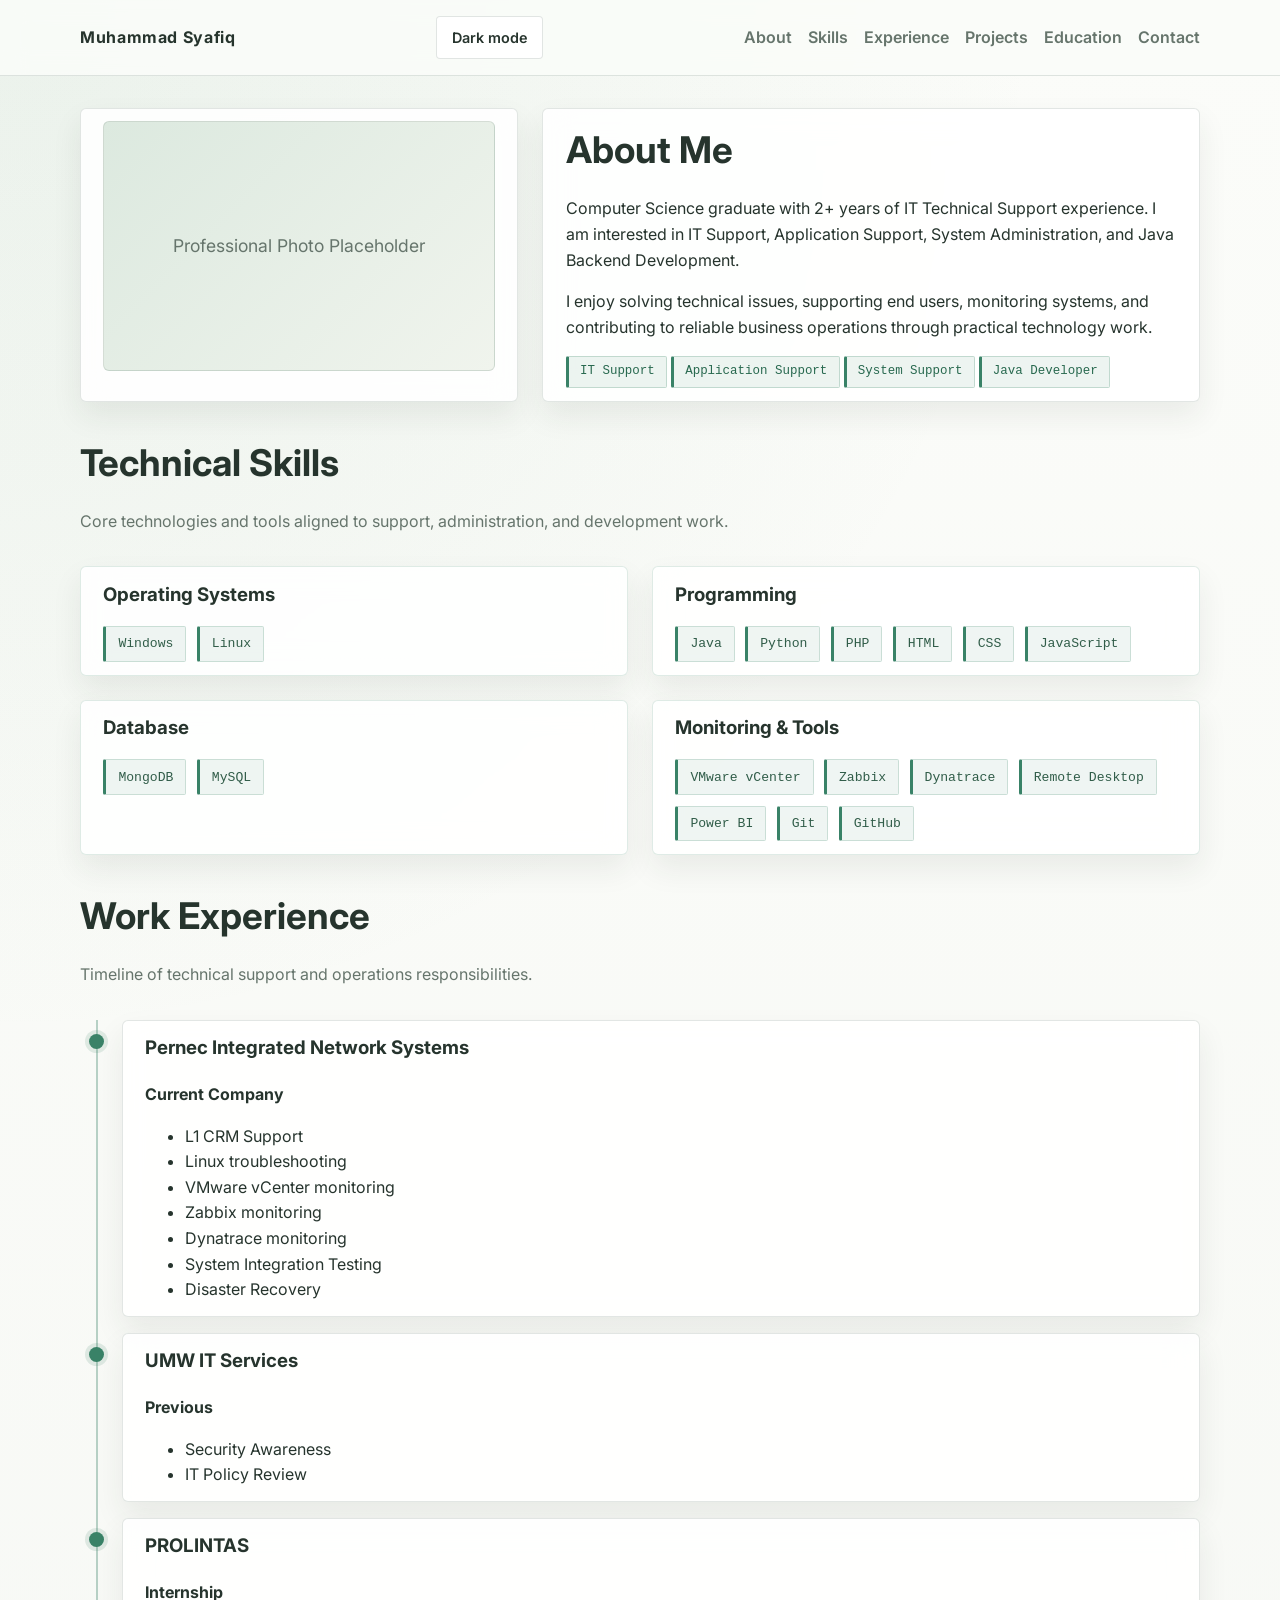
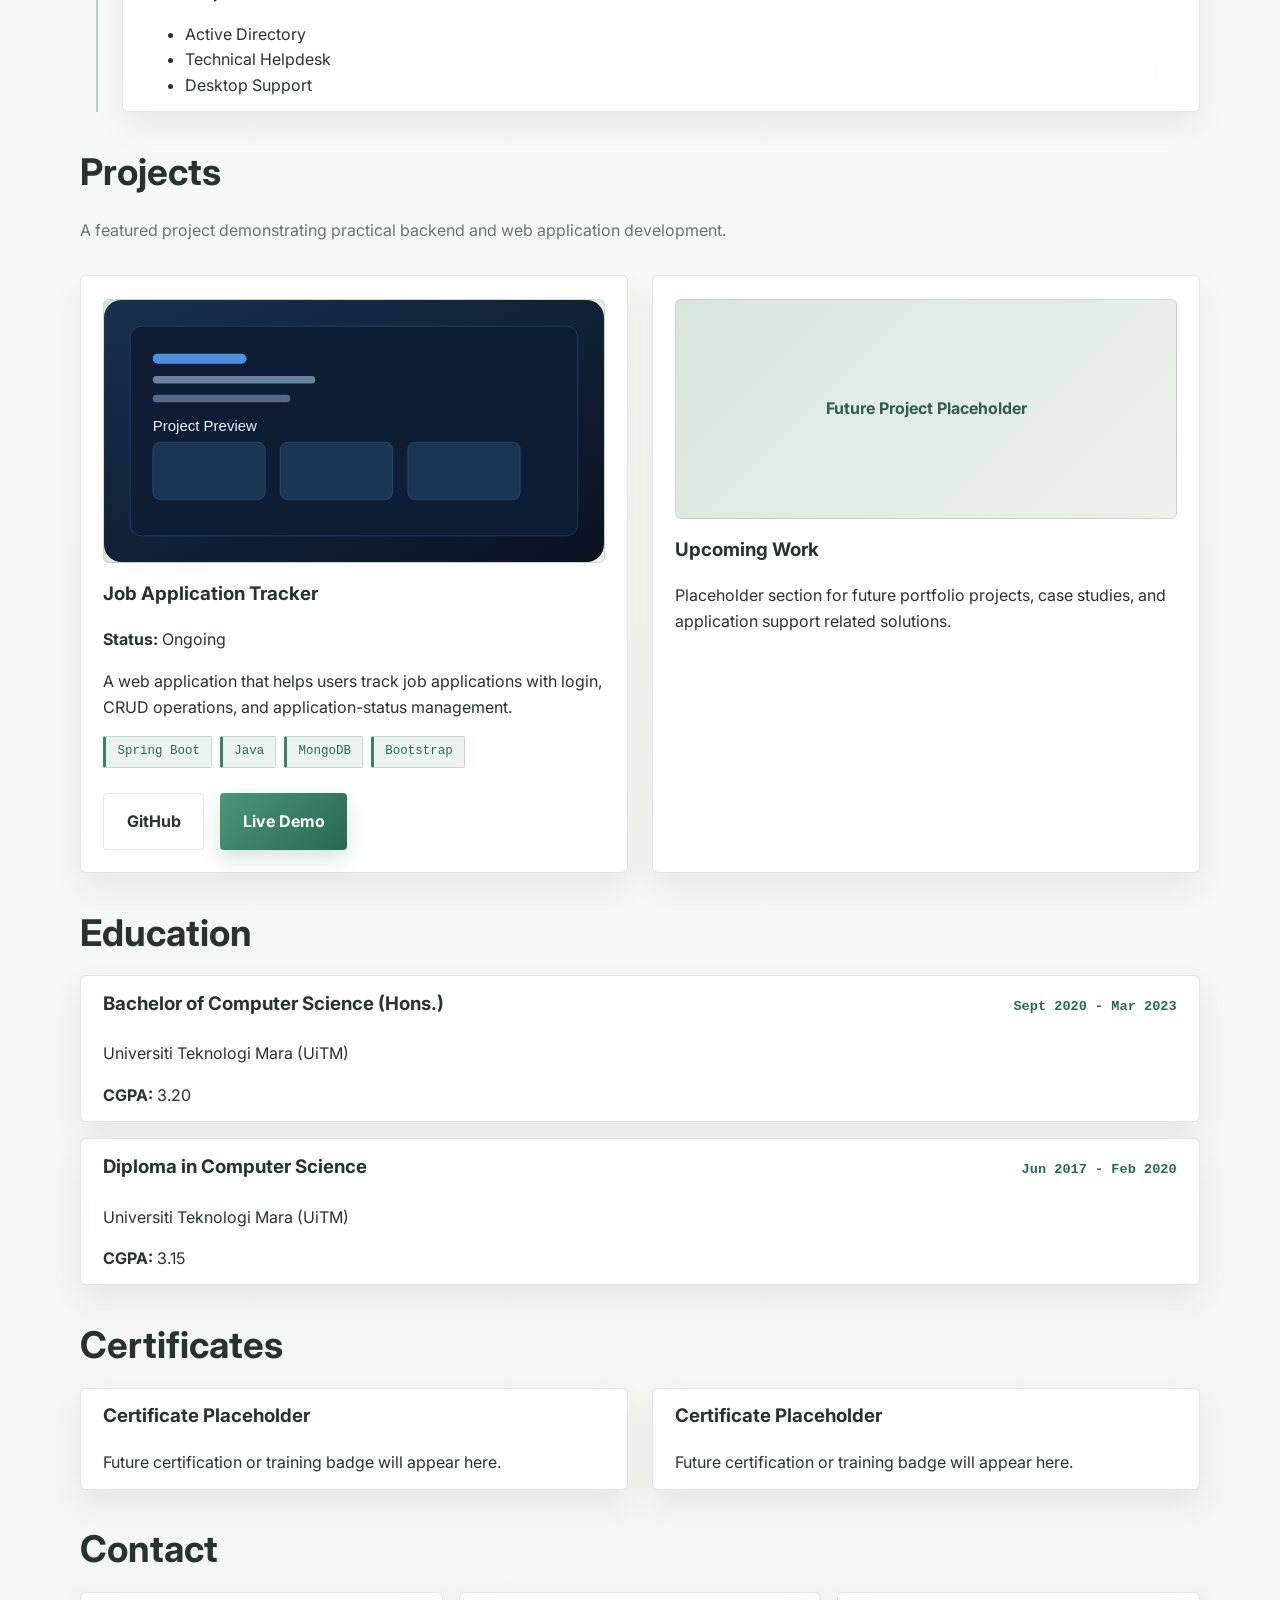
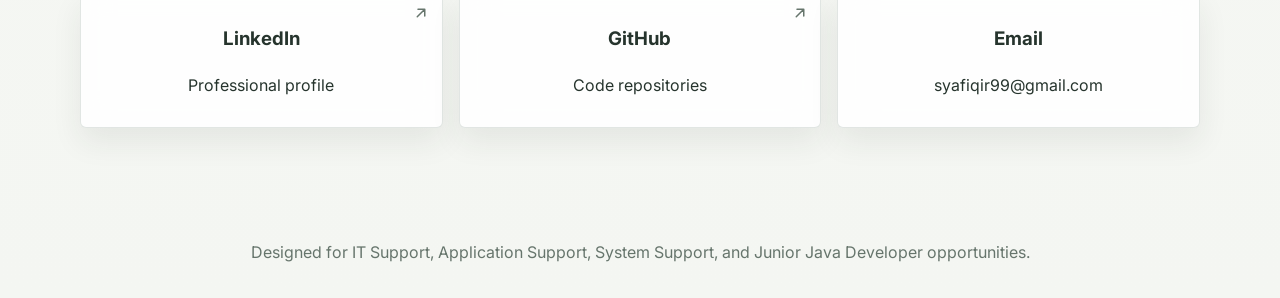
<file: index.html>
<!DOCTYPE html>
<html lang="en">
<head>
    <meta charset="UTF-8">
    <meta name="viewport" content="width=device-width, initial-scale=1.0">
    <meta http-equiv="refresh" content="0; url=myportfolio.html">
    <meta name="description" content="Muhammad Syafiq's IT support and software development portfolio.">
    <title>Muhammad Syafiq | Portfolio</title>
    <link rel="canonical" href="myportfolio.html">
    <script>
        window.location.replace("myportfolio.html");
    </script>
</head>
<body>
    <p>Opening the portfolio… <a href="myportfolio.html">Continue to Muhammad Syafiq's portfolio</a>.</p>
</body>
</html>
</file>
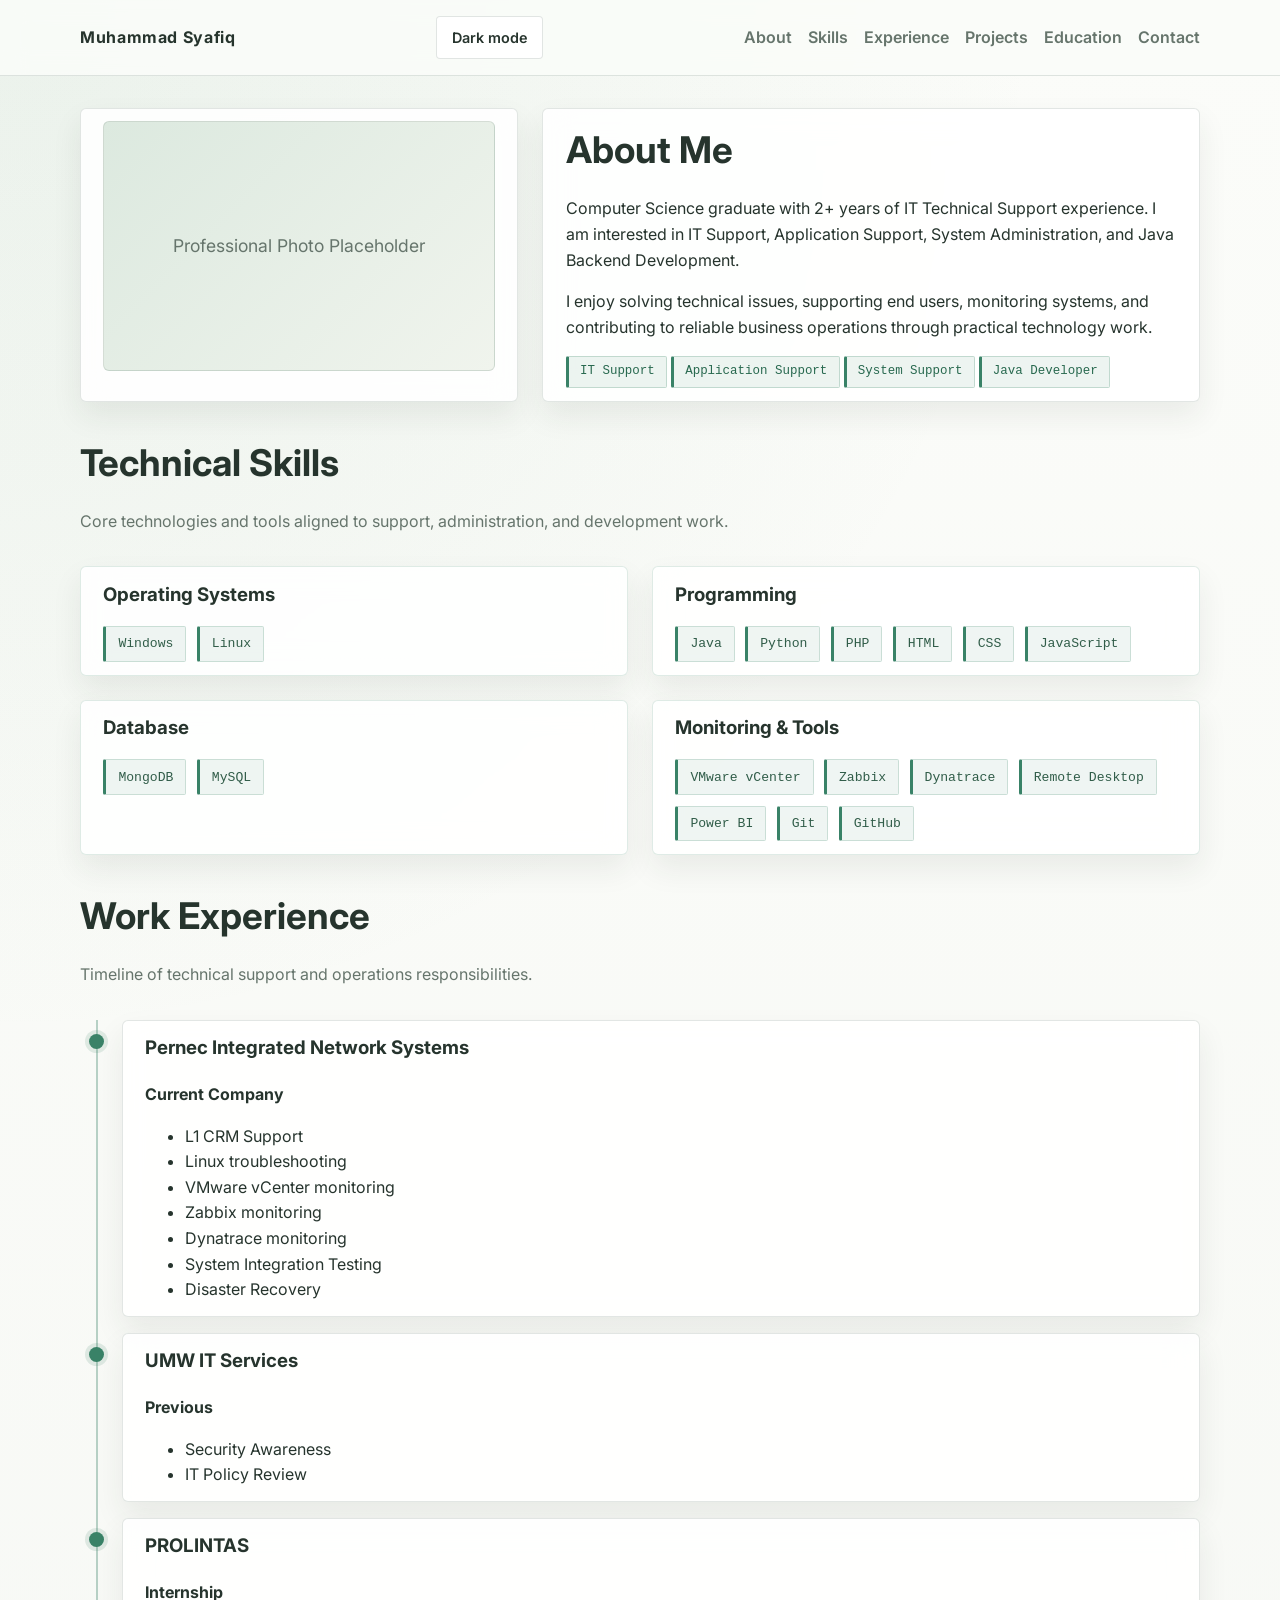
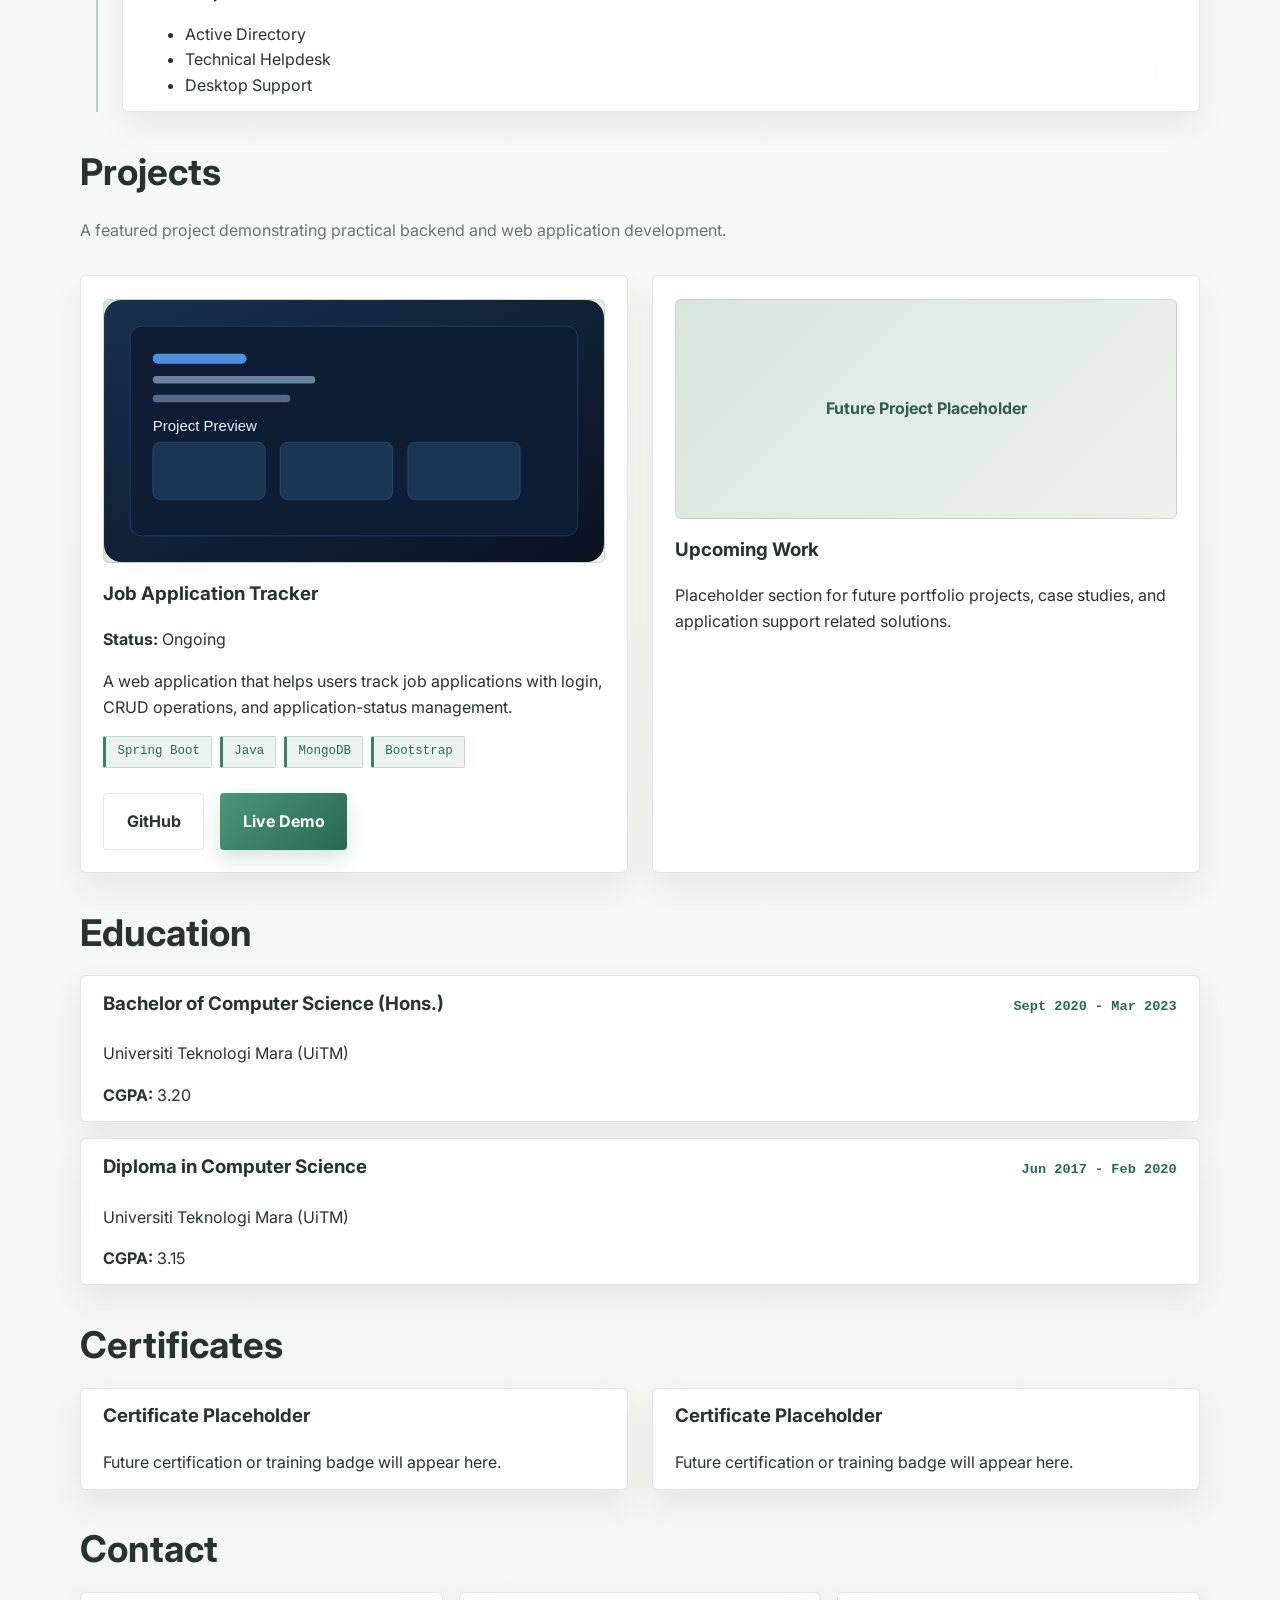
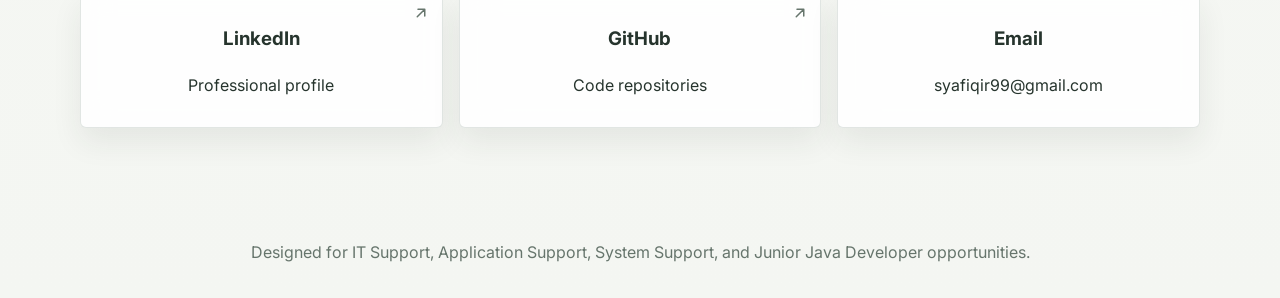
<file: myportfolio.html>
<!DOCTYPE html>
<html lang="en">
<head>
    <meta charset="UTF-8">
    <meta name="viewport" content="width=device-width, initial-scale=1.0">
    <meta name="description" content="Interactive portfolio CV for Muhammad Syafiq focused on IT support, system support, application support, and Java development.">
    <title>Muhammad Syafiq | Interactive CV</title>
    <link rel="preconnect" href="https://fonts.googleapis.com">
    <link rel="preconnect" href="https://fonts.gstatic.com" crossorigin>
    <link href="https://fonts.googleapis.com/css2?family=Inter:wght@400;500;600;700&display=swap" rel="stylesheet">
    <link rel="stylesheet" href="assets/css/style.css">
</head>
<body>
    <header class="site-header">
        <div class="container navbar">
            <a class="brand" href="myportfolio.html">Muhammad Syafiq</a>
            <button class="menu-toggle" aria-label="Toggle navigation">Menu</button>
            <button class="theme-toggle" type="button" aria-pressed="false">Dark mode</button>
            <ul class="nav-links">
                <li><a href="#about">About</a></li>
                <li><a href="#skills">Skills</a></li>
                <li><a href="#experience">Experience</a></li>
                <li><a href="#projects">Projects</a></li>
                <li><a href="#education">Education</a></li>
                <li><a href="#contact">Contact</a></li>
            </ul>
        </div>
    </header>

    <main class="page-layout">
        <section class="container">
            <div class="profile-intro">
                <article class="glass-card profile-card reveal">
                    <div class="profile-placeholder">Professional Photo Placeholder</div>
                </article>

                <article class="glass-card info-card reveal" id="about">
                    <h2 class="section-title">About Me</h2>
                    <p>
                        Computer Science graduate with 2+ years of IT Technical Support experience. I am interested in
                        IT Support, Application Support, System Administration, and Java Backend Development.
                    </p>
                    <p>
                        I enjoy solving technical issues, supporting end users, monitoring systems, and contributing to
                        reliable business operations through practical technology work.
                    </p>
                    <div class="badge-row">
                        <span class="badge">IT Support</span>
                        <span class="badge">Application Support</span>
                        <span class="badge">System Support</span>
                        <span class="badge">Java Developer</span>
                    </div>
                </article>
            </div>
        </section>

        <section id="skills" class="container reveal">
            <h2 class="section-title">Technical Skills</h2>
            <p class="section-subtitle">Core technologies and tools aligned to support, administration, and development work.</p>
            <div class="skills-grid">
                <article class="glass-card skill-card">
                    <h3>Operating Systems</h3>
                    <div class="skill-chip-list">
                        <span class="skill-chip">Windows</span>
                        <span class="skill-chip">Linux</span>
                    </div>
                </article>

                <article class="glass-card skill-card">
                    <h3>Programming</h3>
                    <div class="skill-chip-list">
                        <span class="skill-chip">Java</span>
                        <span class="skill-chip">Python</span>
                        <span class="skill-chip">PHP</span>
                        <span class="skill-chip">HTML</span>
                        <span class="skill-chip">CSS</span>
                        <span class="skill-chip">JavaScript</span>
                    </div>
                </article>

                <article class="glass-card skill-card">
                    <h3>Database</h3>
                    <div class="skill-chip-list">
                        <span class="skill-chip">MongoDB</span>
                        <span class="skill-chip">MySQL</span>
                    </div>
                </article>

                <article class="glass-card skill-card">
                    <h3>Monitoring & Tools</h3>
                    <div class="skill-chip-list">
                        <span class="skill-chip">VMware vCenter</span>
                        <span class="skill-chip">Zabbix</span>
                        <span class="skill-chip">Dynatrace</span>
                        <span class="skill-chip">Remote Desktop</span>
                        <span class="skill-chip">Power BI</span>
                        <span class="skill-chip">Git</span>
                        <span class="skill-chip">GitHub</span>
                    </div>
                </article>
            </div>
        </section>

        <section id="experience" class="container reveal">
            <h2 class="section-title">Work Experience</h2>
            <p class="section-subtitle">Timeline of technical support and operations responsibilities.</p>
            <div class="timeline">
                <article class="timeline-item">
                    <div class="glass-card timeline-card">
                        <h3>Pernec Integrated Network Systems</h3>
                        <p><strong>Current Company</strong></p>
                        <ul>
                            <li>L1 CRM Support</li>
                            <li>Linux troubleshooting</li>
                            <li>VMware vCenter monitoring</li>
                            <li>Zabbix monitoring</li>
                            <li>Dynatrace monitoring</li>
                            <li>System Integration Testing</li>
                            <li>Disaster Recovery</li>
                        </ul>
                    </div>
                </article>

                <article class="timeline-item">
                    <div class="glass-card timeline-card">
                        <h3>UMW IT Services</h3>
                        <p><strong>Previous</strong></p>
                        <ul>
                            <li>Security Awareness</li>
                            <li>IT Policy Review</li>
                        </ul>
                    </div>
                </article>

                <article class="timeline-item">
                    <div class="glass-card timeline-card">
                        <h3>PROLINTAS</h3>
                        <p><strong>Internship</strong></p>
                        <ul>
                            <li>Active Directory</li>
                            <li>Technical Helpdesk</li>
                            <li>Desktop Support</li>
                        </ul>
                    </div>
                </article>
            </div>
        </section>

        <section id="projects" class="container reveal">
            <h2 class="section-title">Projects</h2>
            <p class="section-subtitle">A featured project demonstrating practical backend and web application development.</p>
            <div class="project-grid">
                <article class="glass-card project-card">
                    <div class="project-preview">
                        <img src="assets/images/project-placeholder.svg" alt="Job Application Tracker project preview placeholder" />
                    </div>
                    <h3>Job Application Tracker</h3>
                    <p><strong>Status:</strong> Ongoing</p>
                    <p>
                        A web application that helps users track job applications with login, CRUD operations, and
                        application-status management.
                    </p>
                    <div class="project-tags">
                        <span class="tag">Spring Boot</span>
                        <span class="tag">Java</span>
                        <span class="tag">MongoDB</span>
                        <span class="tag">Bootstrap</span>
                    </div>
                    <div class="cta-row">
                        <a class="btn btn-secondary" href="#">GitHub</a>
                        <a class="btn btn-primary" href="#">Live Demo</a>
                    </div>
                </article>

                <article class="glass-card project-card">
                    <div class="project-preview">Future Project Placeholder</div>
                    <h3>Upcoming Work</h3>
                    <p>
                        Placeholder section for future portfolio projects, case studies, and application support related
                        solutions.
                    </p>
                </article>
            </div>
        </section>

        <section id="education" class="container reveal">
            <h2 class="section-title">Education</h2>
            <div class="education-list">
                <article class="glass-card info-card">
                    <div class="education-head">
                        <h3>Bachelor of Computer Science (Hons.)</h3>
                        <span class="education-date">Sept 2020 - Mar 2023</span>
                    </div>
                    <p>Universiti Teknologi Mara (UiTM)</p>
                    <p><strong>CGPA:</strong> 3.20</p>
                </article>
                <article class="glass-card info-card">
                    <div class="education-head">
                        <h3>Diploma in Computer Science</h3>
                        <span class="education-date">Jun 2017 - Feb 2020</span>
                    </div>
                    <p>Universiti Teknologi Mara (UiTM)</p>
                    <p><strong>CGPA:</strong> 3.15</p>
                </article>
            </div>
        </section>

        <section id="certificates" class="container reveal">
            <h2 class="section-title">Certificates</h2>
            <div class="cert-grid">
                <article class="glass-card cert-card">
                    <h3>Certificate Placeholder</h3>
                    <p>Future certification or training badge will appear here.</p>
                </article>
                <article class="glass-card cert-card">
                    <h3>Certificate Placeholder</h3>
                    <p>Future certification or training badge will appear here.</p>
                </article>
            </div>
        </section>

        <section id="contact" class="container reveal">
            <h2 class="section-title">Contact</h2>
            <div class="contact-grid">
                <a class="glass-card contact-card" href="https://www.linkedin.com/in/muhammad-syafiq-ismail-reduan" target="_blank" rel="noreferrer" aria-label="LinkedIn (opens in a new tab)">
                    <svg class="external-icon" viewBox="0 0 24 24" aria-hidden="true"><path d="M7 17 17 7M8 7h9v9" /></svg>
                    <h3>LinkedIn</h3>
                    <p>Professional profile</p>
                </a>
                <a class="glass-card contact-card" href="https://github.com/Syafiq-learning" target="_blank" rel="noreferrer" aria-label="GitHub (opens in a new tab)">
                    <svg class="external-icon" viewBox="0 0 24 24" aria-hidden="true"><path d="M7 17 17 7M8 7h9v9" /></svg>
                    <h3>GitHub</h3>
                    <p>Code repositories</p>
                </a>
                <a class="glass-card contact-card" href="mailto:syafiqir99@gmail.com">
                    <h3>Email</h3>
                    <p>syafiqir99@gmail.com</p>
                </a>
            </div>
        </section>
    </main>

    <footer class="container footer-note">
        <p>Designed for IT Support, Application Support, System Support, and Junior Java Developer opportunities.</p>
    </footer>

    <script src="assets/js/script.js"></script>
</body>
</html>
</file>
<file: assets/css/style.css>
/* ==============================================================
   Theme and layout foundation
============================================================== */
:root {
    --bg: #f4f6f2;
    --bg-soft: #e9eee8;
    --card: rgba(255, 255, 255, 0.88);
    --card-strong: #ffffff;
    --text: #26342d;
    --muted: #66756c;
    --primary: #398267;
    --primary-strong: #28694f;
    --border: rgba(51, 81, 65, 0.14);
    --shadow: 0 14px 30px rgba(34, 54, 42, 0.08);
    --radius: 6px;
}

* {
    box-sizing: border-box;
}

html {
    scroll-behavior: smooth;
}

body {
    margin: 0;
    font-family: "Inter", "Segoe UI", Tahoma, Geneva, Verdana, sans-serif;
    background:
        radial-gradient(circle at top left, rgba(91, 151, 112, 0.1), transparent 28%),
        linear-gradient(180deg, #fbfcf9 0%, var(--bg) 100%);
    color: var(--text);
    line-height: 1.6;
}

img {
    max-width: 100%;
    display: block;
}

a {
    color: inherit;
    text-decoration: none;
}

.container {
    width: min(1120px, calc(100% - 2rem));
    margin: 0 auto;
}

/* ==============================================================
   Shared reusable components
============================================================== */
.glass-card {
    background: var(--card);
    border: 1px solid var(--border);
    border-radius: var(--radius);
    box-shadow: var(--shadow);
    backdrop-filter: blur(14px);
    -webkit-backdrop-filter: blur(14px);
}

.section-title {
    font-size: clamp(1.7rem, 3vw, 2.3rem);
    margin-bottom: 0.8rem;
    color: var(--text);
}

.section-subtitle {
    color: var(--muted);
    margin-bottom: 2rem;
}

/* ==============================================================
   Landing page styling
============================================================== */
.site-header {
    position: sticky;
    top: 0;
    z-index: 50;
    background: rgba(250, 252, 249, 0.9);
    backdrop-filter: blur(12px);
    border-bottom: 1px solid var(--border);
}

.navbar {
    display: flex;
    align-items: center;
    justify-content: space-between;
    gap: 1rem;
    padding: 1rem 0;
}

.brand {
    font-weight: 700;
    letter-spacing: 0.04em;
}

.nav-links {
    display: flex;
    gap: 1rem;
    list-style: none;
    margin: 0;
    padding: 0;
}

.nav-links a {
    color: var(--muted);
    font-weight: 600;
    transition: color 0.2s ease;
}

.nav-links a:hover,
.nav-links a:focus-visible {
    color: var(--primary);
}

.menu-toggle {
    display: none;
    background: transparent;
    border: 1px solid var(--border);
    color: var(--text);
    border-radius: 4px;
    padding: 0.45rem 0.7rem;
}

.theme-toggle {
    flex-shrink: 0;
    border: 1px solid var(--border);
    border-radius: 4px;
    padding: 0.55rem 0.9rem;
    background: var(--card);
    color: var(--text);
    font: inherit;
    font-size: 0.9rem;
    font-weight: 600;
    cursor: pointer;
}

.theme-toggle:hover,
.theme-toggle:focus-visible {
    border-color: var(--primary);
    outline: none;
}

.hero {
    position: relative;
    overflow: hidden;
    padding: 5rem 0 4rem;
}

.hero-grid {
    display: grid;
    grid-template-columns: 1.2fr 0.8fr;
    gap: 2rem;
    align-items: center;
}

.hero-copy h1 {
    font-size: clamp(2.4rem, 6vw, 4.1rem);
    line-height: 1.05;
    margin: 0 0 1rem;
}

.hero-copy p {
    color: var(--muted);
    max-width: 700px;
    font-size: 1.08rem;
}

.cta-row {
    display: flex;
    flex-wrap: wrap;
    gap: 1rem;
    margin-top: 1.6rem;
}

.btn {
    display: inline-flex;
    align-items: center;
    justify-content: center;
    padding: 0.9rem 1.4rem;
    border-radius: 4px;
    font-weight: 700;
    transition: transform 0.2s ease, box-shadow 0.2s ease, background 0.2s ease;
}

.btn-primary {
    background: linear-gradient(135deg, #4b9678, var(--primary-strong));
    color: #ffffff;
    box-shadow: 0 8px 20px rgba(40, 105, 79, 0.18);
}

.btn-secondary {
    border: 1px solid var(--border);
    color: var(--text);
    background: rgba(255, 255, 255, 0.72);
}

.btn:hover,
.btn:focus-visible {
    transform: translateY(-2px);
}

.hero-card {
    padding: 1.4rem;
}

.hero-card .badge-row,
.project-tags,
.cert-badges {
    display: flex;
    flex-wrap: wrap;
    gap: 0.5rem;
}

.badge,
.tag,
.cert-tag {
    display: inline-block;
    border: 1px solid rgba(57, 130, 103, 0.24);
    border-left: 3px solid var(--primary);
    background: rgba(57, 130, 103, 0.09);
    color: #28694f;
    border-radius: 2px;
    padding: 0.3rem 0.7rem;
    font-family: "JetBrains Mono", "Cascadia Code", Consolas, monospace;
    font-size: 0.78rem;
}

.hero-visual {
    height: 330px;
    border-radius: 6px;
    background:
        linear-gradient(160deg, rgba(91, 151, 112, 0.2), rgba(233, 238, 232, 0.72)),
        rgba(255, 255, 255, 0.68);
    border: 1px solid var(--border);
    position: relative;
    overflow: hidden;
}

.hero-visual::before,
.hero-visual::after {
    content: "";
    position: absolute;
    border-radius: 50%;
    background: rgba(57, 130, 103, 0.1);
    animation: float 10s ease-in-out infinite;
}

.hero-visual::before {
    width: 180px;
    height: 180px;
    top: 30px;
    right: 30px;
}

.hero-visual::after {
    width: 120px;
    height: 120px;
    left: 20px;
    bottom: 20px;
    animation-delay: -3s;
}

.contact-list {
    display: flex;
    gap: 0.8rem;
    flex-wrap: wrap;
    margin-top: 1.2rem;
}

.contact-link {
    padding: 0.7rem 1rem;
    border-radius: 4px;
    background: rgba(255, 255, 255, 0.7);
    border: 1px solid var(--border);
    color: var(--text);
}

/* Portfolio page */
.page-layout {
    padding: 2rem 0 4rem;
}

.profile-intro {
    display: grid;
    grid-template-columns: 0.8fr 1.2fr;
    gap: 1.5rem;
    align-items: stretch;
    margin-bottom: 2rem;
}

.profile-card,
.info-card,
.timeline-card,
.cert-card,
.skill-card {
    padding: 0.8rem 1.4rem;
}

.project-card {
    padding: 1.4rem;
}

.profile-card > :last-child,
.info-card > :last-child,
.timeline-card > :last-child,
.cert-card > :last-child,
.skill-card > :last-child {
    margin-bottom: 0;
}

.profile-card {
    min-height: 100%;
}

.profile-placeholder {
    width: 100%;
    min-height: 250px;
    border-radius: 6px;
    background: linear-gradient(135deg, #dce9df, #f0f4ed);
    border: 1px solid var(--border);
    display: grid;
    place-items: center;
    color: var(--muted);
    font-size: 1.1rem;
}

.two-column {
    display: grid;
    grid-template-columns: repeat(2, minmax(0, 1fr));
    gap: 1.5rem;
    margin-bottom: 2rem;
}

.skills-grid {
    display: grid;
    grid-template-columns: repeat(2, minmax(0, 1fr));
    gap: 1.5rem;
    margin-bottom: 2rem;
}

.skill-card {
    border: 1px solid rgba(57, 130, 103, 0.16);
}

.skill-card h3 {
    margin-top: 0;
    margin-bottom: 1rem;
}

.skill-chip-list {
    display: flex;
    flex-wrap: wrap;
    gap: 0.65rem;
}

.skill-chip {
    display: inline-flex;
    align-items: center;
    padding: 0.4rem 0.75rem;
    border-radius: 2px;
    background: rgba(57, 130, 103, 0.08);
    border: 1px solid rgba(57, 130, 103, 0.2);
    border-left: 3px solid var(--primary);
    color: #315d49;
    font-family: "JetBrains Mono", "Cascadia Code", Consolas, monospace;
    font-size: 0.82rem;
    font-weight: 500;
}

.skill-row {
    display: grid;
    gap: 0.4rem;
}

.skill-meta {
    display: flex;
    justify-content: space-between;
    gap: 1rem;
    color: var(--muted);
    font-size: 0.92rem;
}

.plain-list {
    margin: 0;
    padding-left: 1.2rem;
    color: var(--muted);
}

.plain-list li + li {
    margin-top: 0.45rem;
}

.timeline {
    position: relative;
    display: grid;
    gap: 1rem;
}

.timeline::before {
    content: "";
    position: absolute;
    left: 16px;
    top: 0;
    bottom: 0;
    width: 2px;
    background: rgba(57, 130, 103, 0.35);
}

.timeline-item {
    position: relative;
    padding-left: 2.6rem;
}

.timeline-item::before {
    content: "";
    position: absolute;
    left: 9px;
    top: 0.9rem;
    width: 15px;
    height: 15px;
    border-radius: 50%;
    background: var(--primary);
    box-shadow: 0 0 0 4px rgba(57, 130, 103, 0.14);
}

.timeline-card h3,
.project-card h3,
.cert-card h3,
.profile-card h2,
.skill-card h2,
.info-card h2 {
    margin-top: 0;
}

.project-grid,
.cert-grid {
    display: grid;
    grid-template-columns: repeat(2, minmax(0, 1fr));
    gap: 1.5rem;
}

.project-preview {
    min-height: 220px;
    border-radius: 6px;
    background:
        linear-gradient(135deg, #d7e6da, #edf2eb),
        rgba(255, 255, 255, 0.7);
    border: 1px solid var(--border);
    display: grid;
    place-items: center;
    margin-bottom: 1rem;
    color: #315d49;
    font-weight: 700;
}

.project-card:hover,
.cert-card:hover,
.timeline-card:hover,
.skill-card:hover,
.profile-card:hover,
.info-card:hover {
    transform: translateY(-4px);
    transition: transform 0.2s ease;
}

.education-list {
    display: grid;
    gap: 1rem;
}

.education-head {
    display: flex;
    flex-wrap: wrap;
    justify-content: space-between;
    align-items: baseline;
    gap: 0.4rem 1rem;
}

.education-head h3 {
    margin: 0 0 0.4rem;
}

.education-date {
    color: var(--primary-strong);
    font-family: "JetBrains Mono", "Cascadia Code", Consolas, monospace;
    font-size: 0.85rem;
    font-weight: 600;
}

:root[data-theme="dark"] .education-date {
    color: var(--primary);
}

.contact-grid {
    display: grid;
    grid-template-columns: repeat(3, minmax(0, 1fr));
    gap: 1rem;
}

.contact-card {
    position: relative;
    text-align: center;
    padding: 0.8rem 1.2rem;
}

.external-icon {
    position: absolute;
    top: 0.7rem;
    right: 0.7rem;
    width: 18px;
    height: 18px;
    fill: none;
    stroke: var(--muted);
    stroke-width: 2;
    stroke-linecap: round;
    stroke-linejoin: round;
    transition: transform 0.2s ease, stroke 0.2s ease;
}

.contact-card:hover .external-icon,
.contact-card:focus-visible .external-icon {
    stroke: var(--primary-strong);
    transform: translate(2px, -2px);
}

.footer-note {
    text-align: center;
    color: var(--muted);
    padding: 2rem 0 1rem;
}

/* Simple static reveal fallback */
.reveal {
    opacity: 1;
    transform: none;
}

/* Responsive layout */
@media (max-width: 860px) {
    .hero-grid,
    .profile-intro,
    .two-column,
    .project-grid,
    .cert-grid,
    .contact-grid {
        grid-template-columns: 1fr;
    }

    .menu-toggle {
        display: inline-flex;
    }

    .nav-links {
        position: absolute;
        top: 72px;
        right: 1rem;
        display: none;
        flex-direction: column;
        width: min(260px, calc(100vw - 2rem));
        padding: 1rem;
        border-radius: 6px;
        background: rgba(250, 252, 249, 0.98);
        border: 1px solid var(--border);
    }

    .nav-links.open {
        display: flex;
    }
}

    :root[data-theme="dark"] {
        --bg: #29362f;
        --bg-soft: #34443a;
        --card: rgba(56, 70, 61, 0.94);
        --card-strong: #38463d;
        --text: #eef3ee;
        --muted: #c2cec4;
        --primary: #8fc5a5;
        --primary-strong: #6ca985;
        --border: rgba(225, 239, 228, 0.14);
        --shadow: 0 14px 30px rgba(14, 24, 17, 0.18);
    }

    :root[data-theme="dark"] body {
        background:
            radial-gradient(circle at top left, rgba(114, 166, 127, 0.12), transparent 28%),
            linear-gradient(180deg, #35443a 0%, var(--bg) 100%);
    }

    :root[data-theme="dark"] .site-header {
        background: rgba(41, 54, 47, 0.92);
    }

    :root[data-theme="dark"] .btn-primary {
        color: #1d3024;
    }

    :root[data-theme="dark"] .badge,
    :root[data-theme="dark"] .tag,
    :root[data-theme="dark"] .cert-tag {
        border-color: rgba(143, 197, 165, 0.32);
        background: rgba(143, 197, 165, 0.13);
        color: #d5eadb;
    }

    :root[data-theme="dark"] .hero-visual,
    :root[data-theme="dark"] .profile-placeholder,
    :root[data-theme="dark"] .project-preview {
        background:
            linear-gradient(135deg, rgba(143, 197, 165, 0.15), rgba(43, 59, 48, 0.58)),
            var(--bg-soft);
        color: var(--text);
    }

    :root[data-theme="dark"] .contact-link,
    :root[data-theme="dark"] .btn-secondary {
        background: rgba(255, 255, 255, 0.04);
    }

    :root[data-theme="dark"] .skill-chip {
        background: rgba(143, 197, 165, 0.12);
        border-color: rgba(143, 197, 165, 0.28);
        color: #d5eadb;
    }

    @media (max-width: 860px) {
        :root[data-theme="dark"] .nav-links {
            background: rgba(49, 64, 54, 0.98);
        }
    }

    @keyframes float {
    0%,
    100% {
        transform: translateY(0px);
    }
    50% {
        transform: translateY(-14px);
    }
}
</file>
